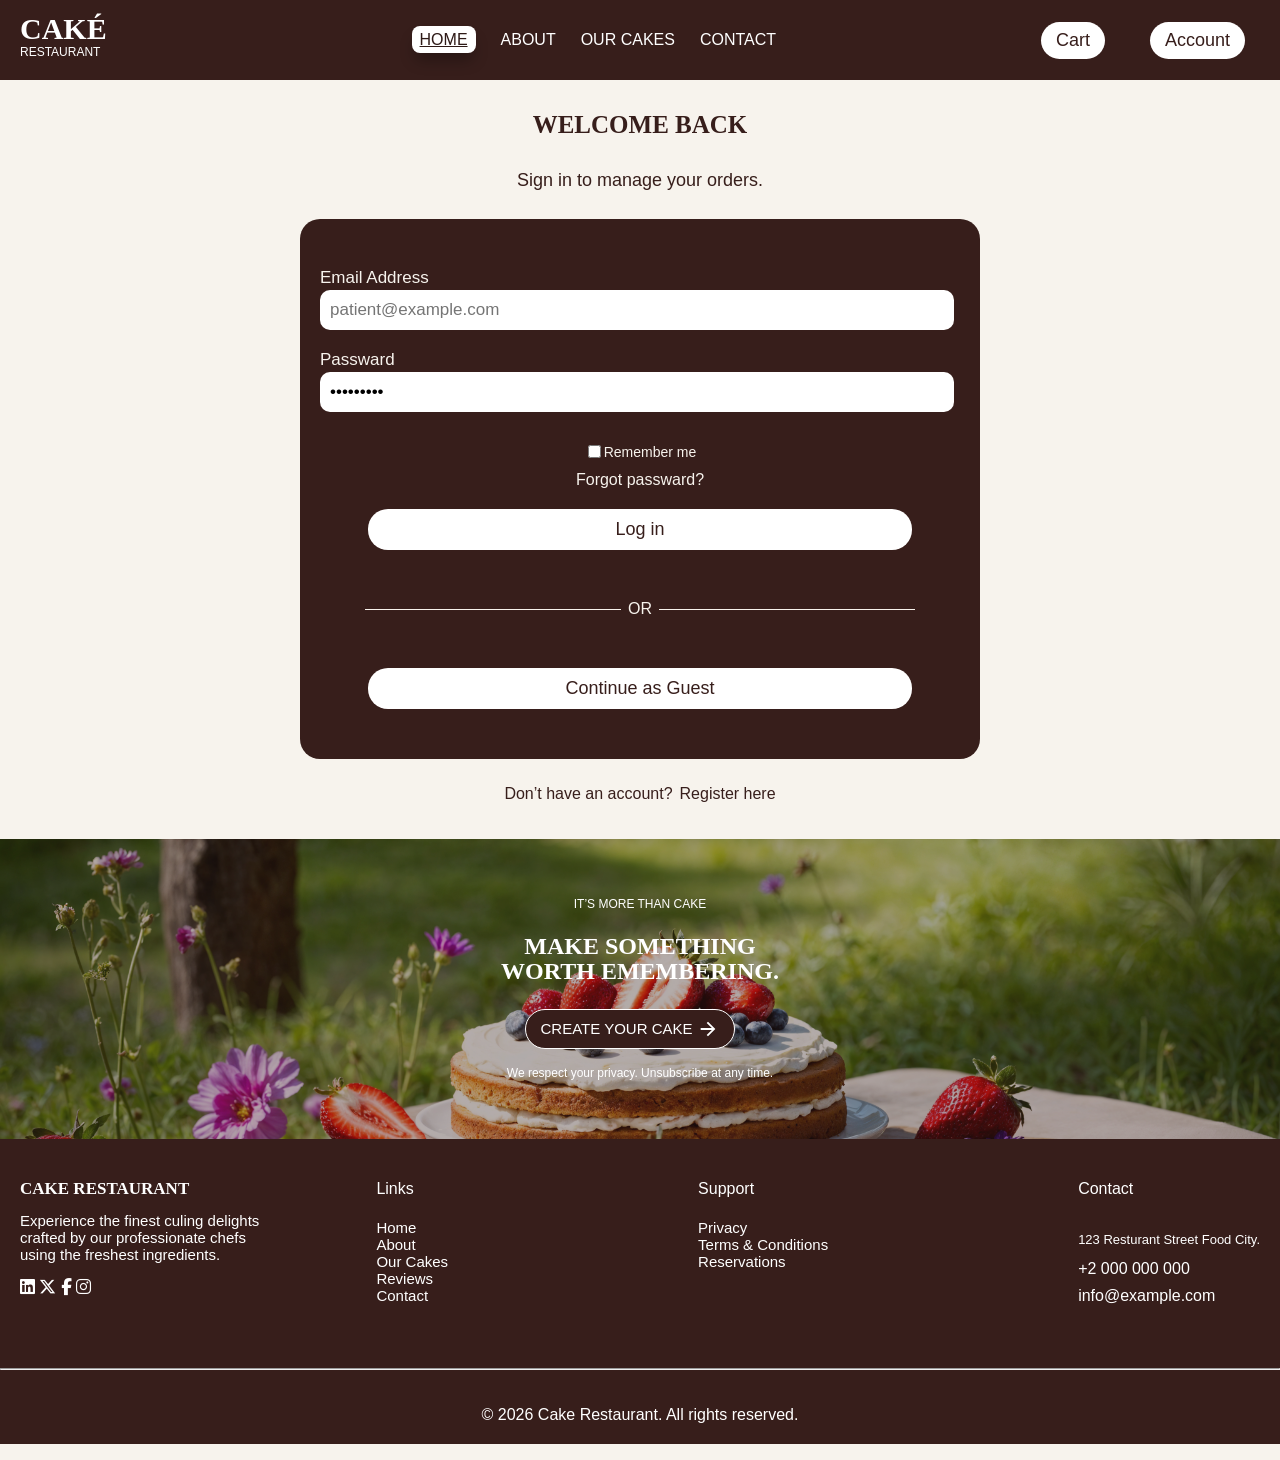
<file: login/login.html>
<!DOCTYPE html>
<html lang="en">

<head>
    <meta charset="UTF-8">
    <meta name="viewport" content="width=device-width, initial-scale=1.0">
    <title>Cake Restaurant</title>
    <link rel="stylesheet" href="login.css">

    <link rel="stylesheet" href="https://cdnjs.cloudflare.com/ajax/libs/font-awesome/6.5.1/css/all.min.css">
</head>

<body>
    <!-- nav bar -->
    <nav>
        <a href="../index.html" class="logo"> CAKÉ <br> <span>RESTAURANT</span></a>
                <ul>
            <li><a href="../index.html" class="tab" id="active">HOME</a></li>
            <li><a href="../about/about.html" class="tab">ABOUT</a></li>
            <li><a href="../cakes/cakes.html" class="tab">OUR CAKES</a></li>
            <li><a href="../contact/contact.html" class="tab">CONTACT</a></li>
        </ul>

        <div class="buttons">
            <a href="../cart/cart.html"><button class="signin">Cart</button></a>
            <a href="../sign in/signin.html"><button class="signin">Account</button></a>
        </div>
    </nav>

    <!-- nav2 -->
    <div class="nav2">
        <ul>
            <li><a href="../index.html" class="tab" id="active">HOME</a></li>
            <li><a href="../about/about.html" class="tab">ABOUT</a></li>
            <li><a href="../cakes/cakes.html" class="tab">OUR CAKES</a></li>
            <li><a href="../contact/contact.html" class="tab">CONTACT</a></li>
        </ul>
    </div>

    <!-- box -->
    <div class="box">

        <!-- box text -->
        <div class="btext">
            <h2>Welcome Back</h2>
            <p>Sign in to manage your orders.</p>
        </div>

        <!-- box form -->
        <form action="">
            <!-- email -->
            <div class="mail">
                <label class="label" for="mail">Email Address</label>
                <input class="input" type="email" id="mail" placeholder="patient@example.com" required>
            </div>

            <!-- passward -->
            <div class="pass">
                <label class="label" for="pass">Passward</label>
                <input class="input" type="password" id="pass" value="*********" required>
            </div>

            <!-- checkbox -->
            <div class="checkbox">
                <div>
                    <input type="checkbox" id="checkbox">
                    <label for="checkbox">Remember me</label>
                </div>
                <a href="">Forgot passward?</a>
            </div>

            <!-- buttons -->
            <div class="buttons">
                <button class="login" type="submit">Log in</button>

                <div class="spanLine">
                    <span class="line"></span>
                    <p>OR</p>
                    <span class="line"></span>
                </div>

                <button class="guest" type="button">Continue as Guest</button>
            </div>
        </form>

        <!-- box bottom -->
        <div class="bbottom">
            <p>Don’t have an account?</p>
            <a href="/sign in/signin.html">Register here</a>
        </div>

    </div>


    <!-- footer -->
    <footer>
        <!-- footer top -->
        <div class="top">
            <div class="gradient"></div>

            <div class="content">
                <p class="p1">IT’S MORE THAN CAKE</p>
                <h2>MAKE SOMETHING <br> WORTH EMEMBERING.</h2>


                <a href=""><button type="submit" class="create"> CREATE YOUR CAKE
                        <svg xmlns="http://www.w3.org/2000/svg" height="22px" viewBox="0 -960 960 960" width="22px"
                            fill="#ffffff">
                            <path d="M647-440H160v-80h487L423-744l57-56 320 320-320 320-57-56 224-224Z" />
                        </svg>
                    </button></a>

                <p class="p2">We respect your privacy. Unsubscribe at any time.</p>
            </div>
        </div>

        <!-- footer bottom -->
        <div class="bottom">

            <!-- bottom_right -->
            <div class="bottom_right">
                <a href="#" class="logo">CAKE RESTAURANT</a>
                <p>Experience the finest culing delights crafted by our professionate chefs using the freshest
                    ingredients.</p>

                <div class="icons">

                    <a href="" class="icon"><i class="fa-brands fa-linkedin"></i></a>
                    <a href="" class="icon"><i class="fa-brands fa-x-twitter"></i></a>
                    <a href="" class="icon"><i class="fa-brands fa-facebook-f"></i></a>
                    <a href="" class="icon"><i class="fa-brands fa-instagram"></i></a>

                </div>
            </div>

            <!-- bottom_left -->
            <div class="bottom_left">
                <!-- bottom_links -->
                <div class="middle">
                    <h4>Links</h4>
                    <div class="links">
                        <a href="../index.html" class="link">Home</a></li>
                        <a href="../about/about.html" class="link">About</a></li>
                        <a href="../cakes/cakes.html" class="link">Our Cakes</a></li>
                        <a href="../reviews/reviews.html" class="link">Reviews</a></li>
                        <a href="../contact/contact.html" class="link">Contact</a></li>
                    </div>
                </div>

                <!-- bottom_support -->
                <div class="support">
                    <h4>Support</h4>
                    <div class="links">
                        <a href="" class="link">Privacy</a></li>
                        <a href="" class="link">Terms & Conditions</a></li>
                        <a href="cart/cart.html" class="link">Reservations</a></li>
                        </ul>
                    </div>

                </div>

                <!-- bottom_contact -->
                <div class="bottom_contact" id="footer_bottom">
                    <h4>Contact</h4>
                    <p>123 Resturant Street Food City.</p>
                    <a href="tel:+2 000 000 000">+2 000 000 000</a>
                    <a href="mailto:info@example.com">info@example.com</a>
                    <p></p>
                </div>
            </div>
        </div>


        <!--  -->
        <div class="copyrights">
            <hr>

            <p>&copy; 2026 Cake Restaurant. All rights reserved.</p>
        </div>


    </footer>
</body>

</html>
</file>
<file: login/login.css>
@import url('https://fonts.googleapis.com/css2?family=Cairo:wght@600;700;800&family=Readex+Pro:wght@300;400;500&display=swap');

body {
    padding: 0;
    margin: 0;
    background-color: #f7f3ed;
    position: relative;
    color: #f7f3ed;
}

body,
button,
p {
    font-family: sans-serif;
}

h1,
h2,
h3,
.logo {
    font-family: 'Playfair Display', serif;
    text-transform: uppercase;
}

a {
    text-decoration: none;
}

/* Nav bar */
nav {
    height: 50px;
    display: flex;
    justify-content: space-between;
    align-items: center;
    padding: 15px;
    background-color: #371e1b;
    position: sticky;
    top: 0;
    z-index: 2;
    padding-left: 20px;
}

.logo {
    color: white;
    font-size: 30px;
    font-weight: 600;
    line-height: 17px;
}

.logo span {
    font-size: 12px;
    font-family: sans-serif;
    font-weight: 400;


}

nav ul,
.buttons {
    display: flex;
    justify-content: space-between;
    align-items: center;
    gap: 25px;
    list-style-type: none;
    color: white;
}

.tab {
    color: white;
}

.tab:hover,
.bottom_contact a:hover,
.link:hover,
#active {
    text-decoration: underline;
    color: #2e1a17;
    cursor: pointer;
    background-color: white;
    padding: 5px 8px;
    border-radius: 8px;
    box-shadow: 0 10px 15px -3px #0000004d;
    transition: .5s;

}

#active:hover {
    color: white;
    background-color: #371e1b;
}

.signin,
.order,
.menu,
.create,
.form button {
    border: none;
    padding: 8px 15px;
    border-radius: 20px;
    margin-right: 20px;
    font-size: 18px;
    display: flex;
    justify-content: center;
    align-items: center;
    gap: 5px;
}

.signin,
.create:hover,
.form button {
    background-color: white;
    color: #371e1b;
    cursor: pointer;

}

.create:hover {
    border: 1px solid #371e1b;
}

.create {
    background-color: #371e1b;
    color: white;
    border: .5px solid white;
    font-size: 15px;
    margin-top: 20px;
}

.signin:hover,
.form button:hover {
    cursor: pointer;
    background-color: #371e1b;
    color: white;
    border: 1px solid white;
}

/* nav2 */
.nav2 {
    display: none;
}

/* ــــــــــــــــــــــــــــــــــــــــــــــــــــــــــــــــــــــــــــــــــــــ */

/* box text */
.btext {
    display: flex;
    flex-direction: column;
    justify-content: center;
    align-items: center;
    margin: 10px;
    gap: 10px;
}

.btext h2 {
    color: #371e1b;
    font-size: 25px;
}

.btext p {
    color: #371e1b;
    font-size: 18px;
    margin-top: 0;

}

/* ـــــــــــــــــــــــــــــــــــــــــــــــــــــــــــــــــــــــــــــــــــــــــــــــــــــــــــــــــــــــــــــــــــــــــــــــ */
.box {
    display: flex;
    justify-content: center;
    align-content: center;
    flex-direction: column;
}

/* box form */
form {
    width: 50%;
    height: 500px;
    margin: auto;
    background-color: #371e1b;
    border-radius: 20px;
    padding: 20px;
    display: flex;
    justify-content: center;
    align-items: center;
    flex-direction: column;

}

form div {
    width: 100%;
    margin: 10px;
    display: flex;
    flex-direction: column;
    justify-content: center;
    align-items: start;
}

.label {
    font-size: 17px;
    color: #f7f3ed;
    margin-bottom: 2px;
}

.input {
    width: 96%;
    padding: 10px;
    font-size: 17px;
    border: none;
    border-radius: 10px;
}

/* checkbox */
.checkbox {
    display: flex;
    align-items: center;
    flex-direction: column;
    justify-content: center;
}

.checkbox div {
    width: 70%;
    display: flex;
    justify-content: center;
    align-items: center;
    flex-direction: row;
}

.checkbox div label {
    color: #f7f3ed;
    font-size: 14px;
}

.checkbox a {
    font-size: 16px;
    text-decoration: none;
    color: #f7f3ed;
}

.checkbox a:hover {
    text-decoration: underline;
}

/* buttons */
.buttons {
    height: 40%;
}

.login,
.guest {
    width: 85%;
    padding: 10px;
    font-size: 18px;
    background-color: white;
    color: #371e1b;
    border-radius: 20px;
    border: none;
}

.login:hover,
.guest:hover {
    cursor: pointer;
    background-color: #371e1b;
    color: white;
    border: 1px solid white;
}


.spanLine {
    display: flex;
    flex-direction: row;
    justify-content: center;
    align-items: center;
    color: #f7f3ed;
    margin-top: 0;
    margin-bottom: 0;
}

.spanLine .line {
    width: 40%;
    height: 1px;
    background-color: #f7f3ed;
    margin: 7px;
}

/* ـــــــــــــــــــــــــــــــــــــــــــــــــــــــــــــــــــــــــــــــــــــــــــــــــــــــــــــــــــــــــــــــــــــــــــ */
/* box bottom */
.bbottom {
    display: flex;
    justify-content: center;
    align-items: center;
    gap: 7px;
    color: #371e1b;
    margin: 10px;
}

.bbottom a {
    text-decoration: none;
    color: #371e1b;
}

.bbottom a:hover {
    text-decoration: underline;
}


/* ــــــــــــــــــــــــــــــــــــــــــــــــــــــــــــــــــــــــــــــــــــــ */
/* footer */
footer {
    background-color: #371e1b;
    color: white;
    position: relative;
    margin-top: 10px;
}

/* top footer */
.top {
    height: 300px;
    display: flex;
    justify-content: center;
    align-items: center;
    flex-direction: column;
    background: url(../images/delicious-decorated-cake.jpg) no-repeat center/cover;
    position: relative;
}

.top h2 {
    margin: 5px;

}

.p1 {
    font-size: 12px;
    width: 80%;
    text-align: center;
}

.p2 {
    font-size: 12px;
}

footer .top .gradient {
    height: 300px;
    width: 100%;
    background-color: #341e1b5f;
    position: absolute;
    top: 0;
}

footer .top .content {
    display: flex;
    justify-content: center;
    flex-direction: column;
    align-items: center;
    text-align: center;
    line-height: 25px;
    z-index: 1;

}


/* footer bottom */
.bottom {
    padding: 20px;
    display: flex;
    align-items: baseline;
    justify-content: space-between;
}

/* bottom_right */
.bottom_right,
.middle div,
.support div,
.bottom_contact {
    display: flex;
    flex-direction: column;
    align-items: baseline;

}

.bottom_right .logo {
    font-size: 17px;
}

.bottom_right p {
    font-size: 15px;
    font-weight: 300;
    width: 250px;
}

.icon {
    color: white;
    font-size: 17px;
}

/* bottom_left */
.bottom_left{
    display: flex;
    justify-content: space-between;
    align-items: baseline;
    gap: 250px;
}

/* bottom_middle */
h4 {
    font-weight: 300;
}

.link {
    color: white;
    font-weight: 200;
    font-size: 15px;
    font-weight: 300;
}

/* bottom_info */
.bottom_contact p {
    font-size: 13px;
    font-weight: 300;
}

.bottom_contact a {
    color: white;
    display: block;
    margin-bottom: 9px;
    font-weight: 300;
}

/* copyrights */
.copyrights p {
    text-align: center;
    font-weight: 300;
    padding: 20px;

}

/* ــــــــــــــــــــــــــــــــــــــــــــــــــــــــــــــــــــــــــــــــــــــ */
/* media quary */
@media screen and (min-width:300px) and (max-width:800px) {

    /* nav bar */
    nav {
        width: 99%;
        padding: 5px 10px;
    }

    .logo {
        font-size: 23px;
        line-height: 15px;
    }

    .logo span {
        font-size: 10px;
    }

    nav ul {
        display: none;
    }

    .signin,
    .order,
    .subscribe {
        padding: 6px 10px;
        font-size: 15px;

    }

    /* nav2 */
    .nav2 {
        width: 100%;
        background-color: #371e1b;
        height: 50px;
        display: flex;
        justify-content: center;
        align-items: center;

    }

    .nav2 ul {
        width: 100%;
        display: flex;
        justify-content: center;
        align-items: center;
        gap: 4px;
        list-style: none;
        font-size: 10px;
    }
    /* ــــــــــــــــــــــــــــــــــــــــــــــــــــــــــــــــــــــــــــــــــــــ */
    /* box */
    form {
        width: 65%;
    }

    .input {
        width: 93%;
    }

    .guest {
        font-size: 17.5px;
    }

    .bbottom{
        font-size: 13px;
        display: flex;
        flex-direction: column;
        gap: 1px;
    }
/* ــــــــــــــــــــــــــــــــــــــــــــــــــــــــــــــــــــــــــــــــــــــ */
        /* footer */
    .bottom {
        flex-direction: column;
        margin: auto;
    }

    .bottom_left {
        gap: 10px;
        margin: auto;
    }

    .bottom_right p {
        font-size: 12px;
        width: 99%;
    }

    .content h2 {
        font-size: 18px;
    }

    .middle h4,
    .support h4,
    .bottom_contact h4 {
        font-size: 13px;
    }

    .link {
        font-size: 10px;
    }

    .create {
        font-size: 10px;
    }

    .copyrights p {
        font-size: 12px;
    }
}
</file>
